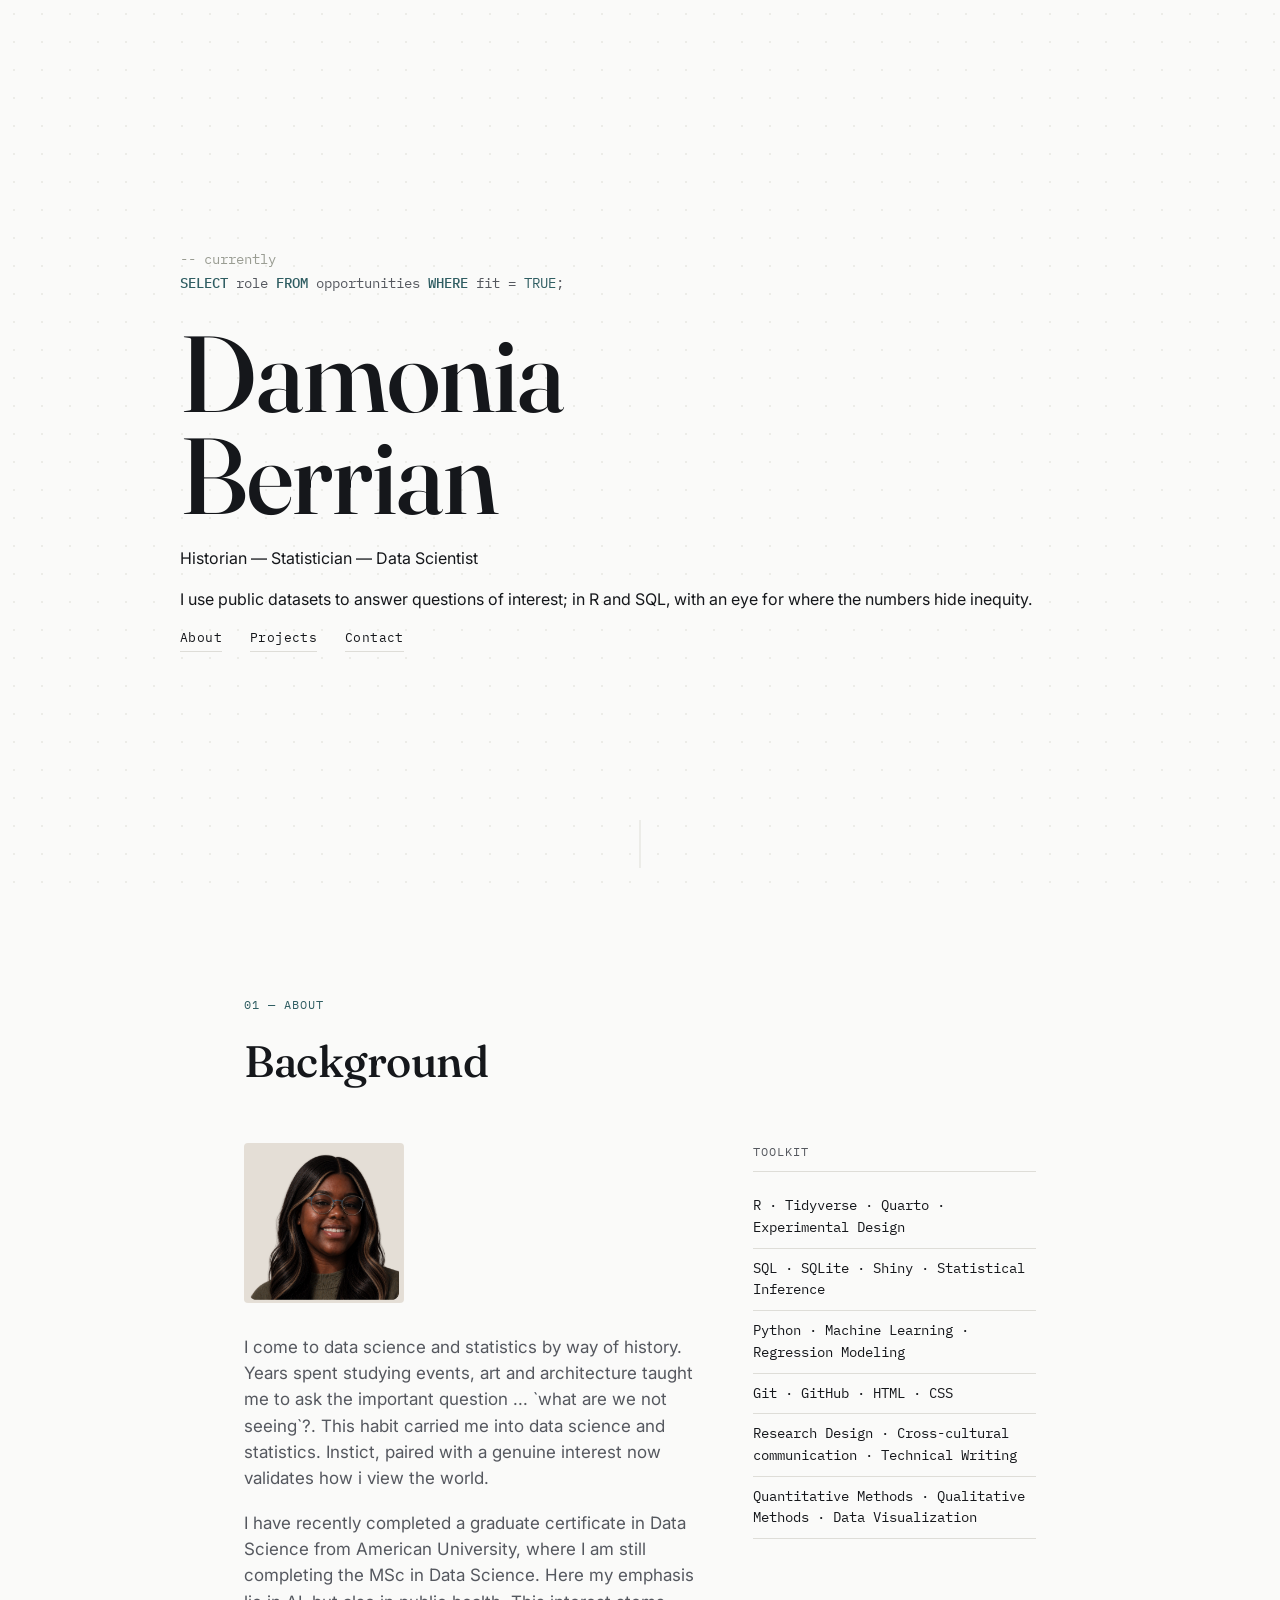
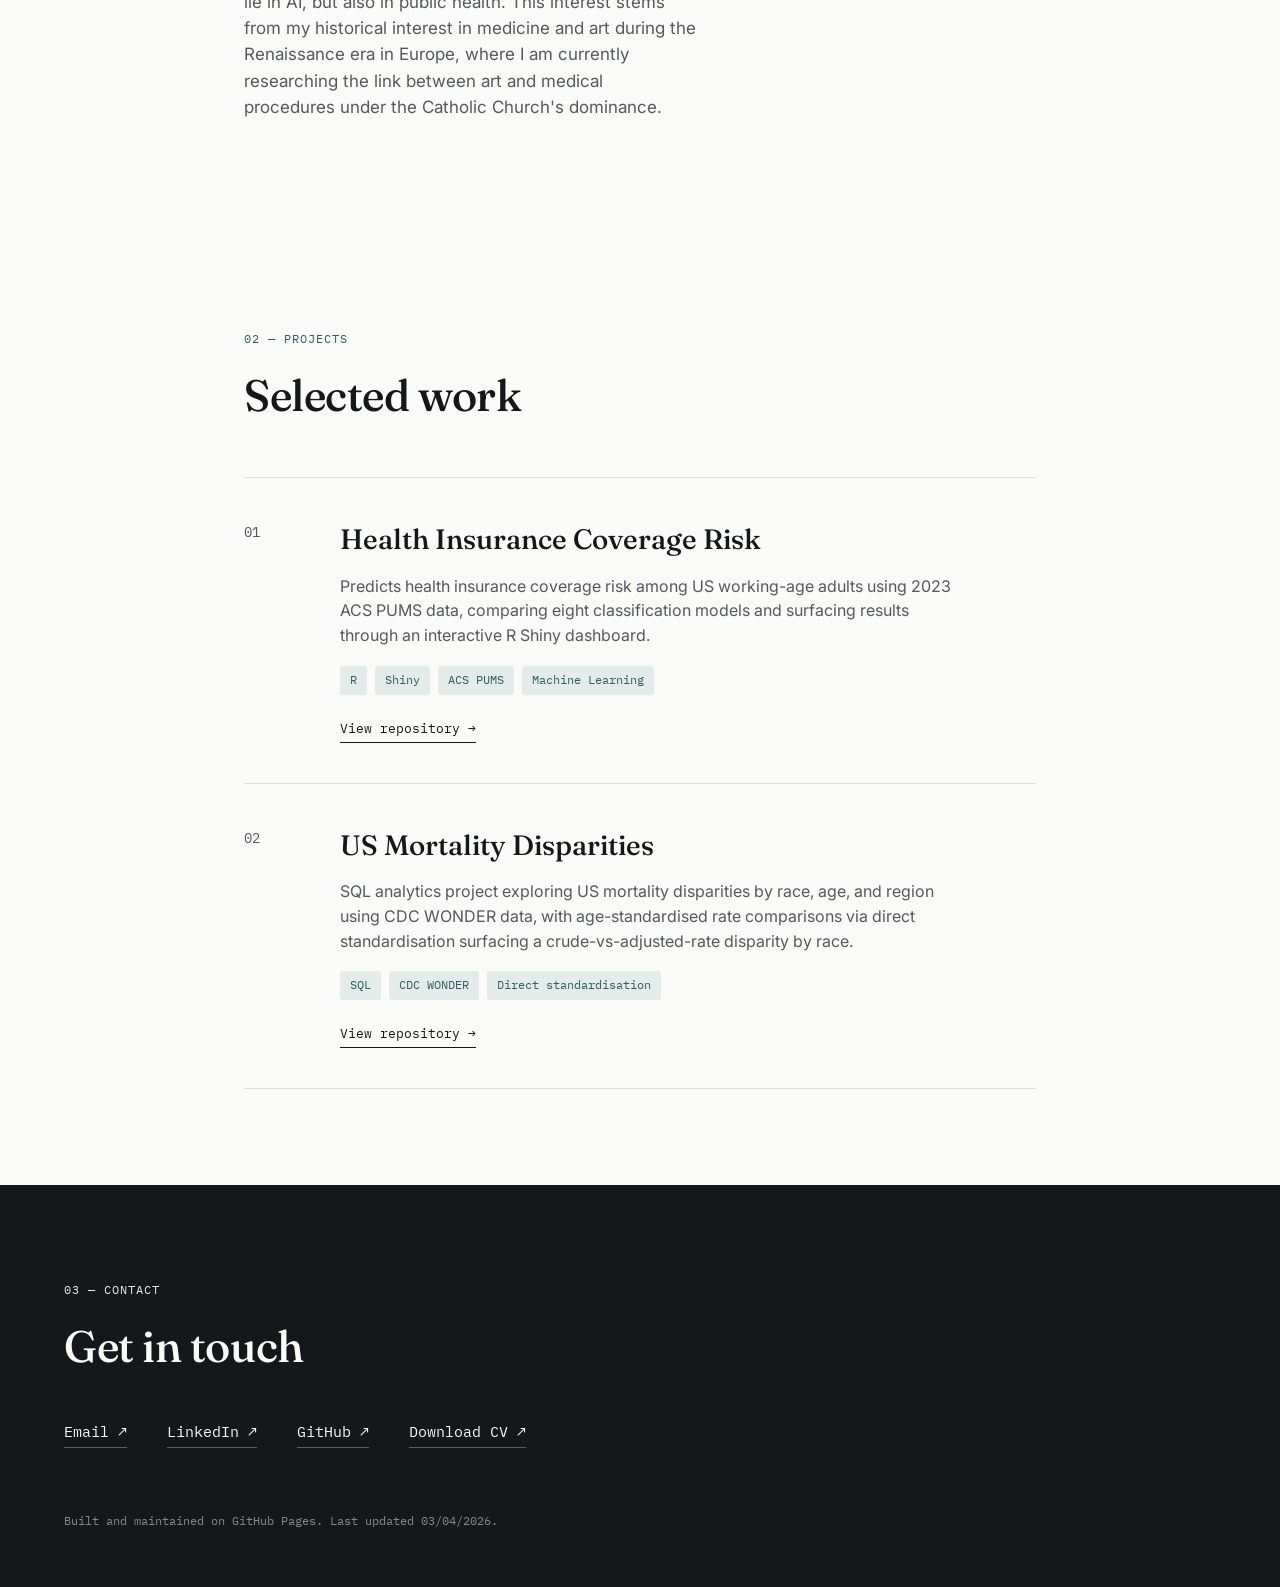
<file: index.html>
<!DOCTYPE html>
<html lang="en">
<head>
<meta charset="UTF-8">
<meta name="viewport" content="width=device-width, initial-scale=1.0">
<title>Damonia Berrian — Historian, Statistician &amp; Data Scientist</title>
<meta name="description" content="Portfolio of Damonia Berrian — data analyst working across R, SQL, and Python, focused on public health and equity-driven analysis.">
<link rel="preconnect" href="https://fonts.googleapis.com">
<link rel="preconnect" href="https://fonts.gstatic.com" crossorigin>
<link href="https://fonts.googleapis.com/css2?family=Fraunces:ital,opsz,wght@0,9..144,400;0,9..144,500;0,9..144,600;1,9..144,500&family=Inter:wght@400;500;600&family=IBM+Plex+Mono:wght@400;500&display=swap" rel="stylesheet">
<link rel="stylesheet" href="styles.css">
</head>
<body>

<div class="grain" aria-hidden="true"></div>

<header class="hero" id="top">
  <div class="hero-inner">
    <p class="query-line" aria-hidden="true">
      <span class="c-comment">-- currently</span><br>
      <span class="c-kw">SELECT</span> role <span class="c-kw">FROM</span> opportunities <span class="c-kw">WHERE</span> fit <span class="c-op">=</span> <span class="c-lit">TRUE</span>;
    </p>
    <h1>Damonia<br>Berrian</h1>
    <p class="role">Historian — Statistician — Data Scientist</p>
    <p class="tag">I use public datasets to answer questions of interest; in R and SQL, with an eye for where the numbers hide inequity.</p>
    <nav class="hero-nav" aria-label="Section navigation">
      <a href="#about">About</a>
      <a href="#projects">Projects</a>
      <a href="#contact">Contact</a>
    </nav>
  </div>
  <div class="scroll-cue" aria-hidden="true"><span></span></div>
</header>

<main>

  <section class="section about" id="about">
    <div class="section-head">
      <p class="eyebrow">01 — About</p>
      <h2>Background</h2>
    </div>
    <div class="about-grid">
      <div class="about-text">
        <img src = "images/profile.png" alt="Damonia Berrian" class="about-photo"
        <div class="about-copy">
        <p> I come to data science and statistics by way of history. Years spent studying events, art and architecture taught me to ask the important question ... `what are we not seeing`?. This habit carried me into data science and statistics. Instict, paired with a genuine interest now validates how i view the world.  </p>
        <p> I have recently completed a graduate certificate in Data Science from American University, where I am still completing the MSc in Data Science. Here my emphasis lie in AI, but also in public health. This interest stems from my historical interest in medicine and art during the Renaissance era in Europe, where I am currently researching the link between art and medical procedures under the Catholic Church's dominance.</p>
      </div>
      <div class="about-stack">
        <p class="stack-label">Toolkit</p>
        <ul class="stack-list">
          <li>R · Tidyverse · Quarto · Experimental Design</li>
          <li>SQL · SQLite · Shiny · Statistical Inference</li>
          <li>Python · Machine Learning · Regression Modeling</li>
          <li>Git · GitHub · HTML · CSS</li>
          <li>Research Design · Cross-cultural communication · Technical Writing </li>
          <li> Quantitative Methods · Qualitative Methods · Data Visualization </li>
        </ul>
      </div>
    </div>
  </section>

  <section class="section projects" id="projects">
    <div class="section-head">
      <p class="eyebrow">02 — Projects</p>
      <h2>Selected work</h2>
    </div>

    <div class="project-list">

      <article class="project-card">
        <div class="project-index">01</div>
        <div class="project-body">
          <h3>Health Insurance Coverage Risk</h3>
          <p class="project-desc">Predicts health insurance coverage risk among US working-age adults using 2023 ACS PUMS data, comparing eight classification models and surfacing results through an interactive R Shiny dashboard.</p>
          <ul class="project-tags">
            <li>R</li>
            <li>Shiny</li>
            <li>ACS PUMS</li>
            <li>Machine Learning</li>
          </ul>
          <a class="project-link" href="https://github.com/nia-berri/Insurance-Coverage" target="_blank" rel="noopener">
            View repository <span aria-hidden="true">→</span>
          </a>
        </div>
      </article>

      <article class="project-card">
        <div class="project-index">02</div>
        <div class="project-body">
          <h3>US Mortality Disparities</h3>
          <p class="project-desc">SQL analytics project exploring US mortality disparities by race, age, and region using CDC WONDER data, with age-standardised rate comparisons via direct standardisation surfacing a crude-vs-adjusted-rate disparity by race.</p>
          <ul class="project-tags">
            <li>SQL</li>
            <li>CDC WONDER</li>
            <li>Direct standardisation</li>
          </ul>
          <a class="project-link" href="https://github.com/nia-berri/CDC-Mortality" target="_blank" rel="noopener">
            View repository <span aria-hidden="true">→</span>
          </a>
        </div>
      </article>

    </div>
  </section>

</main>

<footer class="section contact" id="contact">
  <div class="section-head">
    <p class="eyebrow light">03 — Contact</p>
    <h2>Get in touch</h2>
  </div>
  <div class="contact-links">
    <a href="mailto:berriandamonia1@gmail.com">Email <span aria-hidden="true">↗</span></a>
    <a href="https://linkedin.com/in/damonia-berrian" target="_blank" rel="noopener">LinkedIn <span aria-hidden="true">↗</span></a>
    <a href="https://github.com/nia-berri" target="_blank" rel="noopener">GitHub <span aria-hidden="true">↗</span></a>
    <a href="cv/Damonia_Berrian_CV.docx" target="_blank" rel="noopener">Download CV <span aria-hidden="true">↗</span></a>
  </div>
  <p class="footer-note">Built and maintained on GitHub Pages. Last updated 03/04/2026.</p>
</footer>

<script src="script.js"></script>
</body>
</html>
</file>
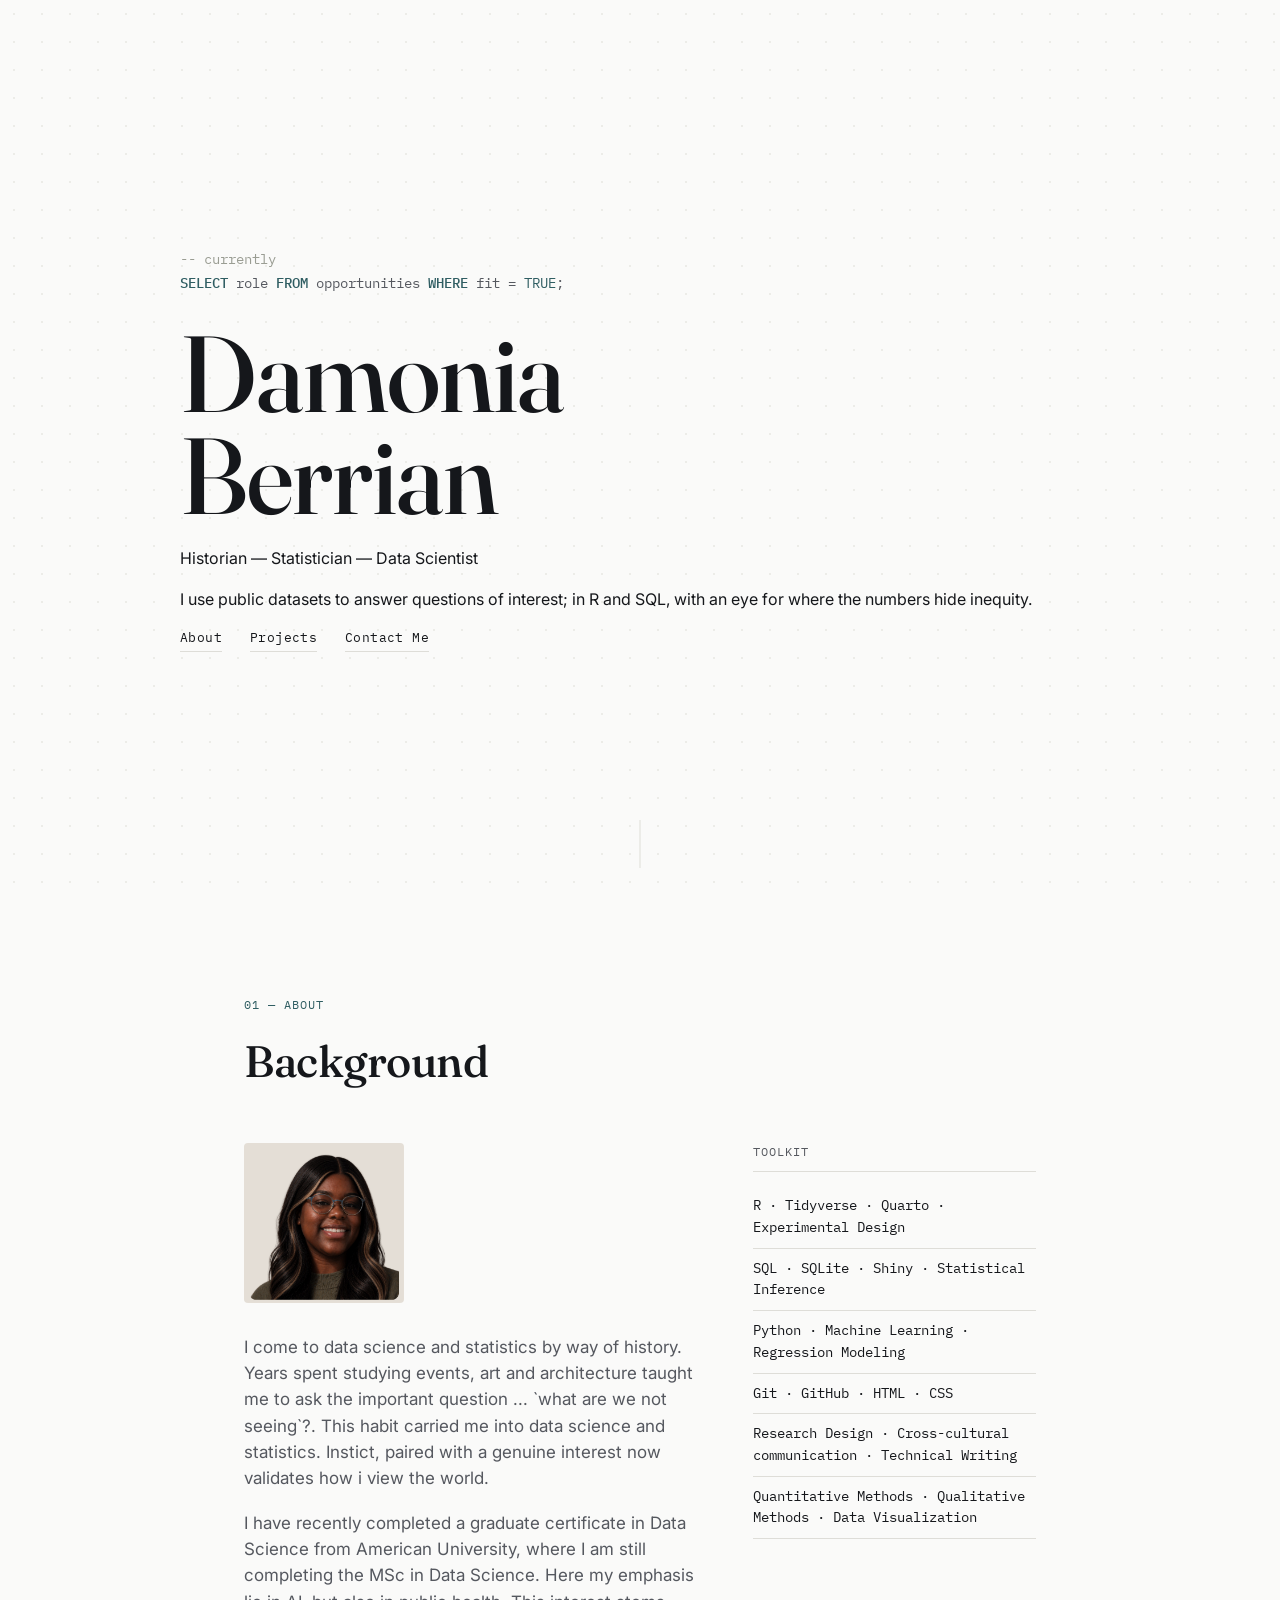
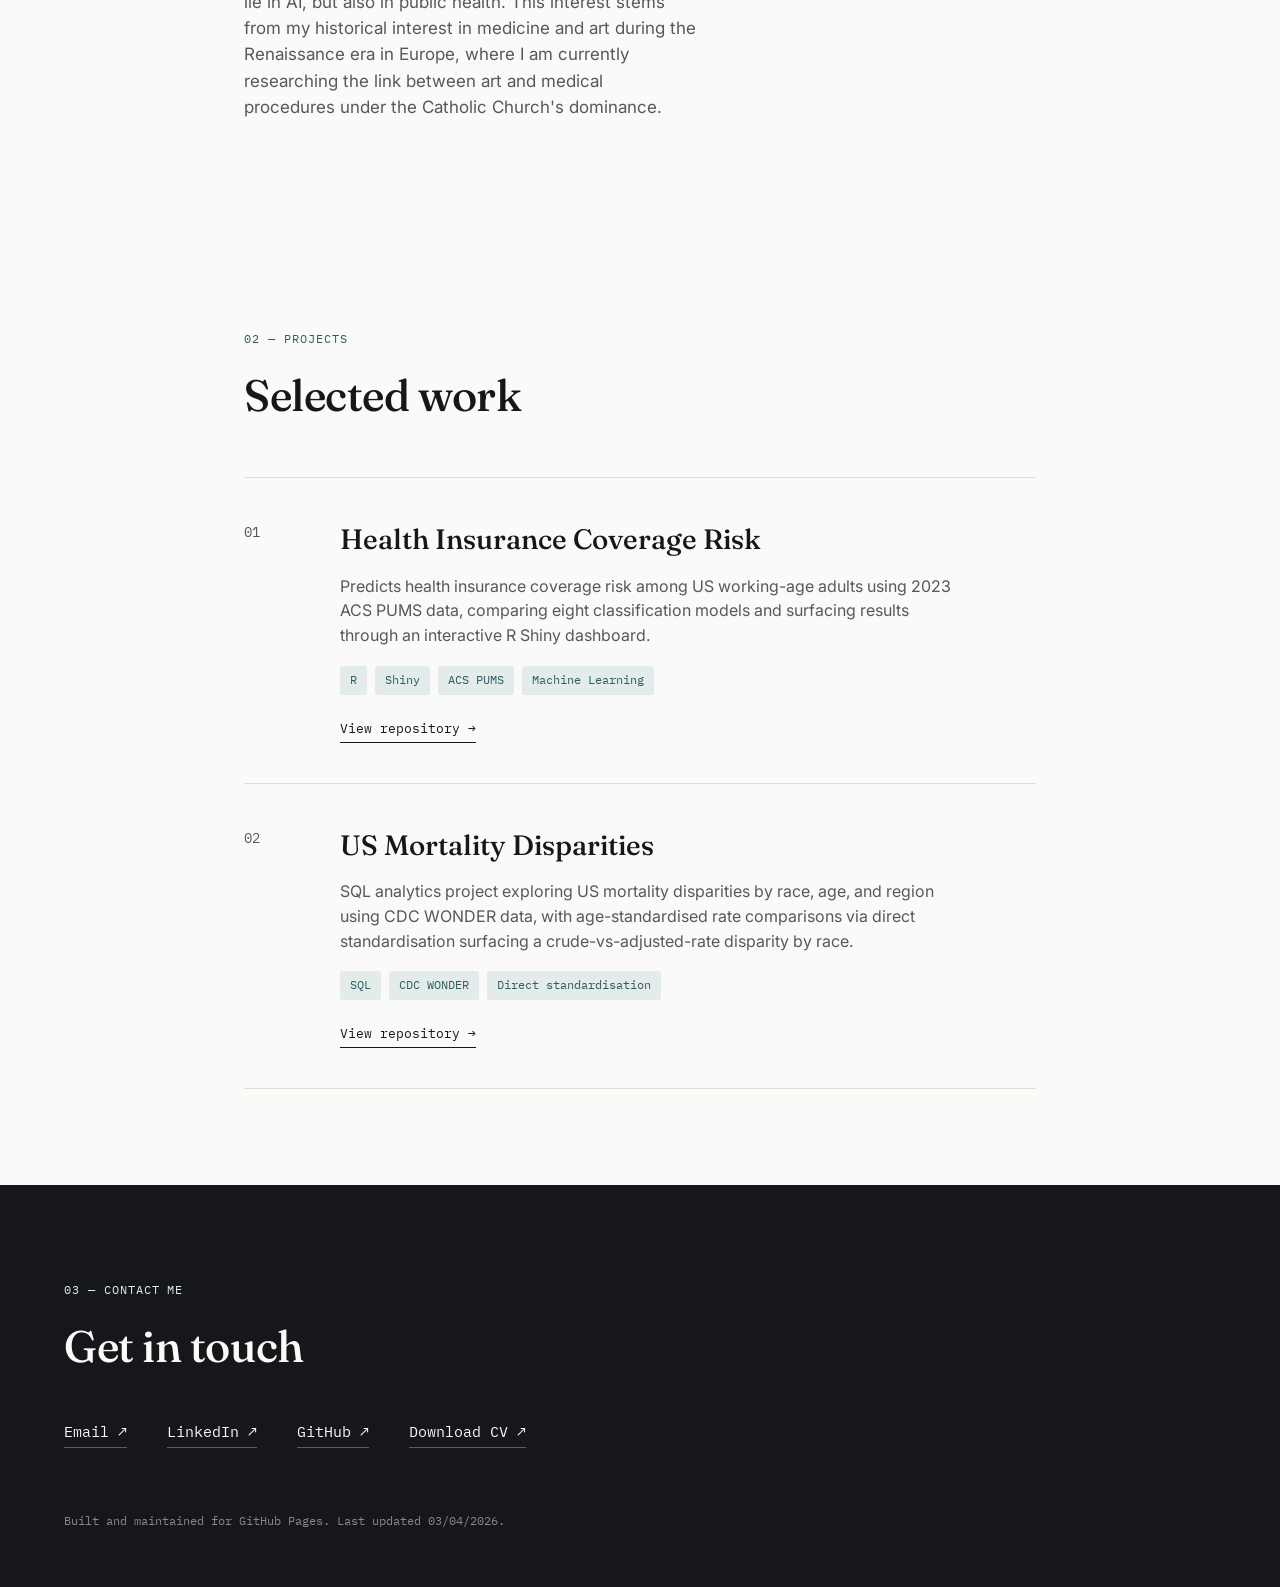
<file: docs/index.html>
<!DOCTYPE html>
<html lang="en">
<head>
<meta charset="UTF-8">
<meta name="viewport" content="width=device-width, initial-scale=1.0">
<title>Damonia Berrian — Historian, Statistician &amp; Data Scientist</title>
<meta name="description" content="Portfolio of Damonia Berrian — data analyst working across R, SQL, and Python, focused on public health and equity-driven analysis.">
<link rel="preconnect" href="https://fonts.googleapis.com">
<link rel="preconnect" href="https://fonts.gstatic.com" crossorigin>
<link href="https://fonts.googleapis.com/css2?family=Fraunces:ital,opsz,wght@0,9..144,400;0,9..144,500;0,9..144,600;1,9..144,500&family=Inter:wght@400;500;600&family=IBM+Plex+Mono:wght@400;500&display=swap" rel="stylesheet">
<link rel="stylesheet" href="styles.css">
</head>
<body>

<div class="grain" aria-hidden="true"></div>

<header class="hero" id="top">
  <div class="hero-inner">
    <p class="query-line" aria-hidden="true">
      <span class="c-comment">-- currently</span><br>
      <span class="c-kw">SELECT</span> role <span class="c-kw">FROM</span> opportunities <span class="c-kw">WHERE</span> fit <span class="c-op">=</span> <span class="c-lit">TRUE</span>;
    </p>
    <h1>Damonia<br>Berrian</h1>
    <p class="role">Historian — Statistician — Data Scientist</p>
    <p class="tag">I use public datasets to answer questions of interest; in R and SQL, with an eye for where the numbers hide inequity.</p>
    <nav class="hero-nav" aria-label="Section navigation">
      <a href="#about">About</a>
      <a href="#projects">Projects</a>
      <a href="#contact">Contact Me</a>
    </nav>
  </div>
  <div class="scroll-cue" aria-hidden="true"><span></span></div>
</header>

<main>

  <section class="section about" id="about">
    <div class="section-head">
      <p class="eyebrow">01 — About</p>
      <h2>Background</h2>
    </div>
    <div class="about-grid">
      <div class="about-text">
        <img src = "images/damonia.png" alt="Damonia Berrian" class="about-photo"
        <div class="about-copy">
        <p> I come to data science and statistics by way of history. Years spent studying events, art and architecture taught me to ask the important question ... `what are we not seeing`?. This habit carried me into data science and statistics. Instict, paired with a genuine interest now validates how i view the world.  </p>
        <p> I have recently completed a graduate certificate in Data Science from American University, where I am still completing the MSc in Data Science. Here my emphasis lie in AI, but also in public health. This interest stems from my historical interest in medicine and art during the Renaissance era in Europe, where I am currently researching the link between art and medical procedures under the Catholic Church's dominance.</p>
      </div>
      <div class="about-stack">
        <p class="stack-label">Toolkit</p>
        <ul class="stack-list">
          <li>R · Tidyverse · Quarto · Experimental Design</li>
          <li>SQL · SQLite · Shiny · Statistical Inference</li>
          <li>Python · Machine Learning · Regression Modeling</li>
          <li>Git · GitHub · HTML · CSS</li>
          <li>Research Design · Cross-cultural communication · Technical Writing </li>
          <li> Quantitative Methods · Qualitative Methods · Data Visualization </li>
        </ul>
      </div>
    </div>
  </section>

  <section class="section projects" id="projects">
    <div class="section-head">
      <p class="eyebrow">02 — Projects</p>
      <h2>Selected work</h2>
    </div>

    <div class="project-list">

      <article class="project-card">
        <div class="project-index">01</div>
        <div class="project-body">
          <h3>Health Insurance Coverage Risk</h3>
          <p class="project-desc">Predicts health insurance coverage risk among US working-age adults using 2023 ACS PUMS data, comparing eight classification models and surfacing results through an interactive R Shiny dashboard.</p>
          <ul class="project-tags">
            <li>R</li>
            <li>Shiny</li>
            <li>ACS PUMS</li>
            <li>Machine Learning</li>
          </ul>
          <a class="project-link" href="https://github.com/nia-berri/Insurance-Coverage" target="_blank" rel="noopener">
            View repository <span aria-hidden="true">→</span>
          </a>
        </div>
      </article>

      <article class="project-card">
        <div class="project-index">02</div>
        <div class="project-body">
          <h3>US Mortality Disparities</h3>
          <p class="project-desc">SQL analytics project exploring US mortality disparities by race, age, and region using CDC WONDER data, with age-standardised rate comparisons via direct standardisation surfacing a crude-vs-adjusted-rate disparity by race.</p>
          <ul class="project-tags">
            <li>SQL</li>
            <li>CDC WONDER</li>
            <li>Direct standardisation</li>
          </ul>
          <a class="project-link" href="https://github.com/nia-berri/CDC-Mortality" target="_blank" rel="noopener">
            View repository <span aria-hidden="true">→</span>
          </a>
        </div>
      </article>

    </div>
  </section>

</main>

<footer class="section contact" id="contact">
  <div class="section-head">
    <p class="eyebrow light">03 — Contact Me</p>
    <h2>Get in touch</h2>
  </div>
  <div class="contact-links">
    <a href="mailto:berriandamonia1@gmail.com">Email <span aria-hidden="true">↗</span></a>
    <a href="https://linkedin.com/in/damonia-berrian" target="_blank" rel="noopener">LinkedIn <span aria-hidden="true">↗</span></a>
    <a href="https://github.com/nia-berri" target="_blank" rel="noopener">GitHub <span aria-hidden="true">↗</span></a>
    <a href="cv/Damonia_Berrian_CV.pdf" target="_blank" rel="noopener">Download CV <span aria-hidden="true">↗</span></a>
  </div>
  <p class="footer-note">Built and maintained for GitHub Pages. Last updated 03/04/2026.</p>
</footer>

<script src="script.js"></script>
</body>
</html>
</file>
<file: styles.css>
/* ===== Tokens ===== */
:root {
  --bg: #FAFAF9;
  --surface: #F1F1EE;
  --ink: #15171B;
  --ink-soft: #55585F;
  --accent: #2F5D62;
  --accent-soft: #E3ECEB;
  --line: #DEDDD8;

  --font-display: 'Fraunces', serif;
  --font-body: 'Inter', sans-serif;
  --font-mono: 'IBM Plex Mono', monospace;

  --max-w: 920px;
  --pad: clamp(24px, 6vw, 64px);
}

* { box-sizing: border-box; }

html { scroll-behavior: smooth; }

body {
  margin: 0;
  background: var(--bg);
  color: var(--ink);
  font-family: var(--font-body);
  line-height: 1.55;
  -webkit-font-smoothing: antialiased;
}

a { color: inherit; }

/* subtle dot-grid texture, referencing statistical grid paper */
.grain {
  position: fixed;
  inset: 0;
  pointer-events: none;
  z-index: 0;
  background-image: radial-gradient(var(--line) 1px, transparent 1px);
  background-size: 28px 28px;
  opacity: 0.5;
}

/* ===== Hero ===== */
.hero {
  min-height: 100svh;
  display: flex;
  flex-direction: column;
  justify-content: center;
  align-items: flex-start;
  position: relative;
  padding: var(--pad);
}

.hero-inner {
  max-width: var(--max-w);
  width: 100%;
  margin: 0 auto;
  position: relative;
  z-index: 1;
}

.query-line {
  font-family: var(--font-mono);
  font-size: clamp(12px, 1.4vw, 14px);
  color: var(--ink-soft);
  margin: 0 0 28px;
  line-height: 1.7;
  opacity: 0;
  animation: rise 0.7s ease forwards;
  animation-delay: 0.1s;
}
.c-comment { color: #9A9D93; }
.c-kw { color: var(--accent); font-weight: 500; }
.c-op { color: var(--ink-soft); }
.c-lit { color: var(--accent); }

h1 {
  font-family: var(--font-display);
  font-weight: 500;
  font-size: clamp(52px, 10vw, 108px);
  line-height: 0.94;
  letter-spacing: -0.01em;
  margin: 0 0 20px;
  opacity: 0;
  animation: rise 0.8s ease forwards;
  animation-delay: 0.25s;
}

.hero-role {
  font-family: var(--font-mono);
  font-size: clamp(13px, 1.6vw, 15px);
  text-transform: uppercase;
  letter-spacing: 0.08em;
  color: var(--accent);
  margin: 0 0 24px;
  opacity: 0;
  animation: rise 0.8s ease forwards;
  animation-delay: 0.4s;
}

.hero-thesis {
  font-size: clamp(17px, 2.2vw, 21px);
  color: var(--ink-soft);
  max-width: 540px;
  margin: 0 0 40px;
  opacity: 0;
  animation: rise 0.8s ease forwards;
  animation-delay: 0.55s;
}

.hero-nav {
  display: flex;
  gap: 28px;
  opacity: 0;
  animation: rise 0.8s ease forwards;
  animation-delay: 0.7s;
}
.hero-nav a {
  text-decoration: none;
  font-family: var(--font-mono);
  font-size: 13px;
  letter-spacing: 0.03em;
  color: var(--ink);
  border-bottom: 1px solid var(--line);
  padding-bottom: 3px;
  transition: border-color 0.2s ease, color 0.2s ease;
}
.hero-nav a:hover { border-color: var(--accent); color: var(--accent); }

@keyframes rise {
  from { opacity: 0; transform: translateY(14px); }
  to { opacity: 1; transform: translateY(0); }
}

.scroll-cue {
  position: absolute;
  bottom: 32px;
  left: 50%;
  transform: translateX(-50%);
  width: 1px;
  height: 48px;
  background: var(--line);
  overflow: hidden;
}
.scroll-cue span {
  position: absolute;
  top: -48px;
  left: 0;
  width: 1px;
  height: 48px;
  background: var(--accent);
  animation: drip 1.8s ease-in-out infinite;
}
@keyframes drip {
  0% { top: -48px; }
  60% { top: 48px; }
  100% { top: 48px; }
}
@media (prefers-reduced-motion: reduce) {
  .scroll-cue span { animation: none; top: 0; }
  h1, .hero-role, .hero-thesis, .hero-nav, .query-line { animation: none; opacity: 1; }
}

/* ===== Sections ===== */
.section {
  position: relative;
  z-index: 1;
  max-width: var(--max-w);
  margin: 0 auto;
  padding: 96px var(--pad);
}

.section-head { margin-bottom: 48px; }

.eyebrow {
  font-family: var(--font-mono);
  font-size: 12px;
  letter-spacing: 0.08em;
  text-transform: uppercase;
  color: var(--accent);
  margin: 0 0 12px;
}
.eyebrow.light { color: var(--accent-soft); }

.section h2 {
  font-family: var(--font-display);
  font-weight: 500;
  font-size: clamp(30px, 4vw, 44px);
  margin: 0;
  letter-spacing: -0.01em;
}

/* ===== About ===== */
.about-grid {
  display: grid;
  grid-template-columns: 1.6fr 1fr;
  gap: 56px;
}
.about-text p {
  font-size: 17px;
  display: flex;
  gap: 28px;
  align-items: center;
  color: var(--ink-soft);
  margin: 0 0 18px;
}
.about-photo {
  width: 160px;
  height: 160px;
  object-fit: cover;
  border-radius: 4px;
  margin-bottom: 24px;
  filter: grayscale(15%);
}
.stack-label {
  font-family: var(--font-mono);
  font-size: 12px;
  text-transform: uppercase;
  letter-spacing: 0.08em;
  color: var(--ink-soft);
  margin: 0 0 14px;
  border-bottom: 1px solid var(--line);
  padding-bottom: 10px;
}
.stack-list {
  list-style: none;
  margin: 0;
  padding: 0;
  font-family: var(--font-mono);
  font-size: 14px;
}
.stack-list li {
  padding: 9px 0;
  border-bottom: 1px solid var(--line);
  color: var(--ink);
}

@media (max-width: 720px) {
  .about-grid { grid-template-columns: 1fr; gap: 32px; }
}

/* ===== Projects ===== */
.project-list {
  display: flex;
  flex-direction: column;
}
.project-card {
  display: grid;
  grid-template-columns: 72px 1fr;
  gap: 24px;
  padding: 40px 0;
  border-top: 1px solid var(--line);
  opacity: 0;
  transform: translateY(16px);
  transition: opacity 0.6s ease, transform 0.6s ease;
}
.project-card:last-child { border-bottom: 1px solid var(--line); }
.project-card.is-visible { opacity: 1; transform: translateY(0); }

.project-index {
  font-family: var(--font-mono);
  font-size: 14px;
  color: var(--ink-soft);
  padding-top: 4px;
}

.project-body h3 {
  font-family: var(--font-display);
  font-weight: 500;
  font-size: clamp(22px, 3vw, 28px);
  margin: 0 0 12px;
}
.project-desc {
  color: var(--ink-soft);
  font-size: 16px;
  max-width: 620px;
  margin: 0 0 18px;
}
.project-tags {
  list-style: none;
  display: flex;
  flex-wrap: wrap;
  gap: 8px;
  padding: 0;
  margin: 0 0 20px;
}
.project-tags li {
  font-family: var(--font-mono);
  font-size: 12px;
  background: var(--accent-soft);
  color: var(--accent);
  padding: 5px 10px;
  border-radius: 3px;
}
.project-link {
  display: inline-block;
  text-decoration: none;
  font-family: var(--font-mono);
  font-size: 13px;
  color: var(--ink);
  border-bottom: 1px solid var(--ink);
  padding-bottom: 3px;
  transition: color 0.2s ease, border-color 0.2s ease;
}
.project-link:hover { color: var(--accent); border-color: var(--accent); }

@media (max-width: 560px) {
  .project-card { grid-template-columns: 1fr; }
  .project-index { padding-top: 0; }
}

/* ===== Contact / footer ===== */
.contact {
  background: var(--ink);
  color: var(--bg);
  max-width: none;
  padding: 96px var(--pad) 56px;
}
.contact .section-head { margin-bottom: 40px; }
.contact h2 { color: var(--bg); }
.contact-links {
  display: flex;
  flex-wrap: wrap;
  gap: 16px 40px;
  margin-bottom: 64px;
}
.contact-links a {
  text-decoration: none;
  font-family: var(--font-mono);
  font-size: 15px;
  color: var(--bg);
  border-bottom: 1px solid rgba(250,250,249,0.3);
  padding-bottom: 4px;
  transition: border-color 0.2s ease, opacity 0.2s ease;
}
.contact-links a:hover { border-color: var(--bg); }

.footer-note {
  font-family: var(--font-mono);
  font-size: 12px;
  color: rgba(250,250,249,0.5);
  margin: 0;
}

/* focus visibility */
a:focus-visible {
  outline: 2px solid var(--accent);
  outline-offset: 3px;
}
</file>
<file: docs/styles.css>
/* ===== Tokens ===== */
:root {
  --bg: #FAFAF9;
  --surface: #F1F1EE;
  --ink: #15171B;
  --ink-soft: #55585F;
  --accent: #2F5D62;
  --accent-soft: #E3ECEB;
  --line: #DEDDD8;

  --font-display: 'Fraunces', serif;
  --font-body: 'Inter', sans-serif;
  --font-mono: 'IBM Plex Mono', monospace;

  --max-w: 920px;
  --pad: clamp(24px, 6vw, 64px);
}

* { box-sizing: border-box; }

html { scroll-behavior: smooth; }

body {
  margin: 0;
  background: var(--bg);
  color: var(--ink);
  font-family: var(--font-body);
  line-height: 1.55;
  -webkit-font-smoothing: antialiased;
}

a { color: inherit; }

/* subtle dot-grid texture, referencing statistical grid paper */
.grain {
  position: fixed;
  inset: 0;
  pointer-events: none;
  z-index: 0;
  background-image: radial-gradient(var(--line) 1px, transparent 1px);
  background-size: 28px 28px;
  opacity: 0.5;
}

/* ===== Hero ===== */
.hero {
  min-height: 100svh;
  display: flex;
  flex-direction: column;
  justify-content: center;
  align-items: flex-start;
  position: relative;
  padding: var(--pad);
}

.hero-inner {
  max-width: var(--max-w);
  width: 100%;
  margin: 0 auto;
  position: relative;
  z-index: 1;
}

.query-line {
  font-family: var(--font-mono);
  font-size: clamp(12px, 1.4vw, 14px);
  color: var(--ink-soft);
  margin: 0 0 28px;
  line-height: 1.7;
  opacity: 0;
  animation: rise 0.7s ease forwards;
  animation-delay: 0.1s;
}
.c-comment { color: #9A9D93; }
.c-kw { color: var(--accent); font-weight: 500; }
.c-op { color: var(--ink-soft); }
.c-lit { color: var(--accent); }

h1 {
  font-family: var(--font-display);
  font-weight: 500;
  font-size: clamp(52px, 10vw, 108px);
  line-height: 0.94;
  letter-spacing: -0.01em;
  margin: 0 0 20px;
  opacity: 0;
  animation: rise 0.8s ease forwards;
  animation-delay: 0.25s;
}

.hero-role {
  font-family: var(--font-mono);
  font-size: clamp(13px, 1.6vw, 15px);
  text-transform: uppercase;
  letter-spacing: 0.08em;
  color: var(--accent);
  margin: 0 0 24px;
  opacity: 0;
  animation: rise 0.8s ease forwards;
  animation-delay: 0.4s;
}

.hero-thesis {
  font-size: clamp(17px, 2.2vw, 21px);
  color: var(--ink-soft);
  max-width: 540px;
  margin: 0 0 40px;
  opacity: 0;
  animation: rise 0.8s ease forwards;
  animation-delay: 0.55s;
}

.hero-nav {
  display: flex;
  gap: 28px;
  opacity: 0;
  animation: rise 0.8s ease forwards;
  animation-delay: 0.7s;
}
.hero-nav a {
  text-decoration: none;
  font-family: var(--font-mono);
  font-size: 13px;
  letter-spacing: 0.03em;
  color: var(--ink);
  border-bottom: 1px solid var(--line);
  padding-bottom: 3px;
  transition: border-color 0.2s ease, color 0.2s ease;
}
.hero-nav a:hover { border-color: var(--accent); color: var(--accent); }

@keyframes rise {
  from { opacity: 0; transform: translateY(14px); }
  to { opacity: 1; transform: translateY(0); }
}

.scroll-cue {
  position: absolute;
  bottom: 32px;
  left: 50%;
  transform: translateX(-50%);
  width: 1px;
  height: 48px;
  background: var(--line);
  overflow: hidden;
}
.scroll-cue span {
  position: absolute;
  top: -48px;
  left: 0;
  width: 1px;
  height: 48px;
  background: var(--accent);
  animation: drip 1.8s ease-in-out infinite;
}
@keyframes drip {
  0% { top: -48px; }
  60% { top: 48px; }
  100% { top: 48px; }
}
@media (prefers-reduced-motion: reduce) {
  .scroll-cue span { animation: none; top: 0; }
  h1, .hero-role, .hero-thesis, .hero-nav, .query-line { animation: none; opacity: 1; }
}

/* ===== Sections ===== */
.section {
  position: relative;
  z-index: 1;
  max-width: var(--max-w);
  margin: 0 auto;
  padding: 96px var(--pad);
}

.section-head { margin-bottom: 48px; }

.eyebrow {
  font-family: var(--font-mono);
  font-size: 12px;
  letter-spacing: 0.08em;
  text-transform: uppercase;
  color: var(--accent);
  margin: 0 0 12px;
}
.eyebrow.light { color: var(--accent-soft); }

.section h2 {
  font-family: var(--font-display);
  font-weight: 500;
  font-size: clamp(30px, 4vw, 44px);
  margin: 0;
  letter-spacing: -0.01em;
}

/* ===== About ===== */
.about-grid {
  display: grid;
  grid-template-columns: 1.6fr 1fr;
  gap: 56px;
}
.about-text p {
  font-size: 17px;
  display: flex;
  gap: 28px;
  align-items: center;
  color: var(--ink-soft);
  margin: 0 0 18px;
}
.about-photo {
  width: 160px;
  height: 160px;
  object-fit: cover;
  border-radius: 4px;
  margin-bottom: 24px;
  filter: grayscale(15%);
}
.stack-label {
  font-family: var(--font-mono);
  font-size: 12px;
  text-transform: uppercase;
  letter-spacing: 0.08em;
  color: var(--ink-soft);
  margin: 0 0 14px;
  border-bottom: 1px solid var(--line);
  padding-bottom: 10px;
}
.stack-list {
  list-style: none;
  margin: 0;
  padding: 0;
  font-family: var(--font-mono);
  font-size: 14px;
}
.stack-list li {
  padding: 9px 0;
  border-bottom: 1px solid var(--line);
  color: var(--ink);
}

@media (max-width: 720px) {
  .about-grid { grid-template-columns: 1fr; gap: 32px; }
}

/* ===== Projects ===== */
.project-list {
  display: flex;
  flex-direction: column;
}
.project-card {
  display: grid;
  grid-template-columns: 72px 1fr;
  gap: 24px;
  padding: 40px 0;
  border-top: 1px solid var(--line);
  opacity: 0;
  transform: translateY(16px);
  transition: opacity 0.6s ease, transform 0.6s ease;
}
.project-card:last-child { border-bottom: 1px solid var(--line); }
.project-card.is-visible { opacity: 1; transform: translateY(0); }

.project-index {
  font-family: var(--font-mono);
  font-size: 14px;
  color: var(--ink-soft);
  padding-top: 4px;
}

.project-body h3 {
  font-family: var(--font-display);
  font-weight: 500;
  font-size: clamp(22px, 3vw, 28px);
  margin: 0 0 12px;
}
.project-desc {
  color: var(--ink-soft);
  font-size: 16px;
  max-width: 620px;
  margin: 0 0 18px;
}
.project-tags {
  list-style: none;
  display: flex;
  flex-wrap: wrap;
  gap: 8px;
  padding: 0;
  margin: 0 0 20px;
}
.project-tags li {
  font-family: var(--font-mono);
  font-size: 12px;
  background: var(--accent-soft);
  color: var(--accent);
  padding: 5px 10px;
  border-radius: 3px;
}
.project-link {
  display: inline-block;
  text-decoration: none;
  font-family: var(--font-mono);
  font-size: 13px;
  color: var(--ink);
  border-bottom: 1px solid var(--ink);
  padding-bottom: 3px;
  transition: color 0.2s ease, border-color 0.2s ease;
}
.project-link:hover { color: var(--accent); border-color: var(--accent); }

@media (max-width: 560px) {
  .project-card { grid-template-columns: 1fr; }
  .project-index { padding-top: 0; }
}

/* ===== Contact / footer ===== */
.contact {
  background: var(--ink);
  color: var(--bg);
  max-width: none;
  padding: 96px var(--pad) 56px;
}
.contact .section-head { margin-bottom: 40px; }
.contact h2 { color: var(--bg); }
.contact-links {
  display: flex;
  flex-wrap: wrap;
  gap: 16px 40px;
  margin-bottom: 64px;
}
.contact-links a {
  text-decoration: none;
  font-family: var(--font-mono);
  font-size: 15px;
  color: var(--bg);
  border-bottom: 1px solid rgba(250,250,249,0.3);
  padding-bottom: 4px;
  transition: border-color 0.2s ease, opacity 0.2s ease;
}
.contact-links a:hover { border-color: var(--bg); }

.footer-note {
  font-family: var(--font-mono);
  font-size: 12px;
  color: rgba(250,250,249,0.5);
  margin: 0;
}

/* focus visibility */
a:focus-visible {
  outline: 2px solid var(--accent);
  outline-offset: 3px;
}
</file>
